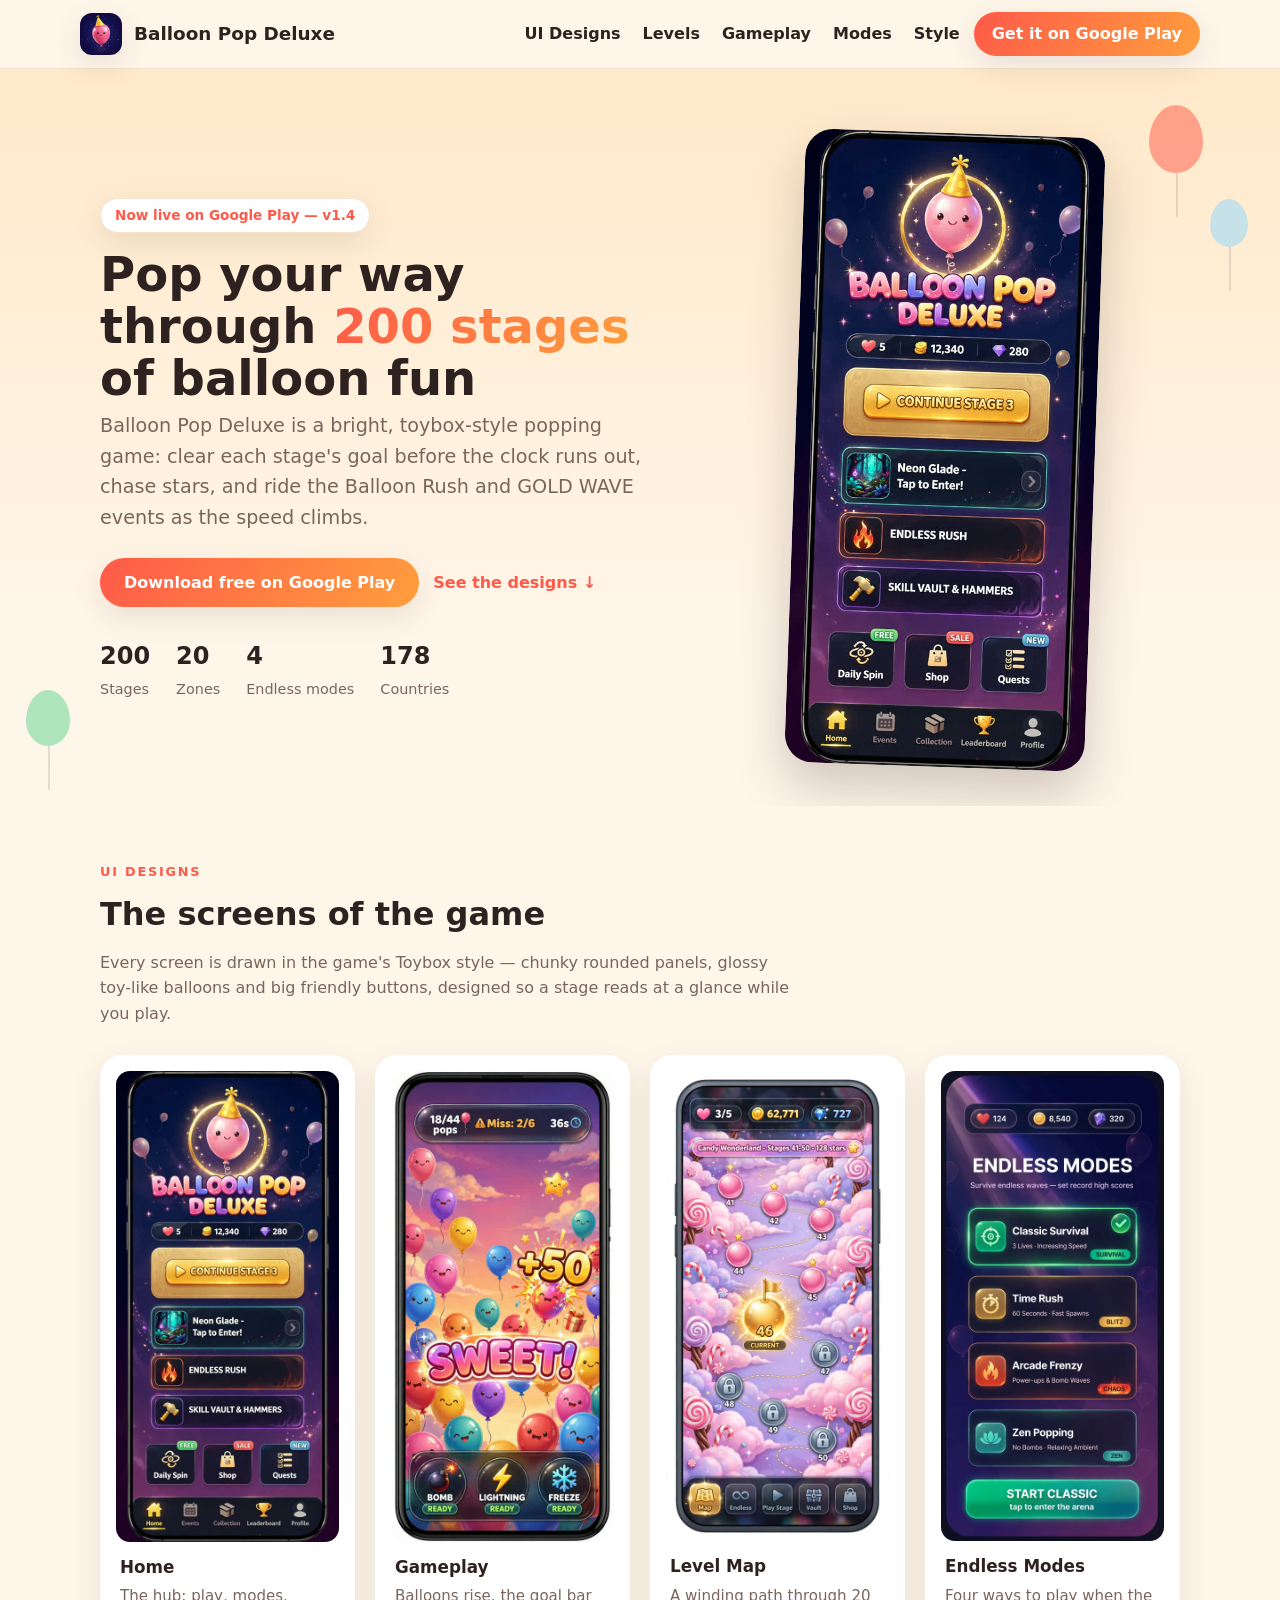
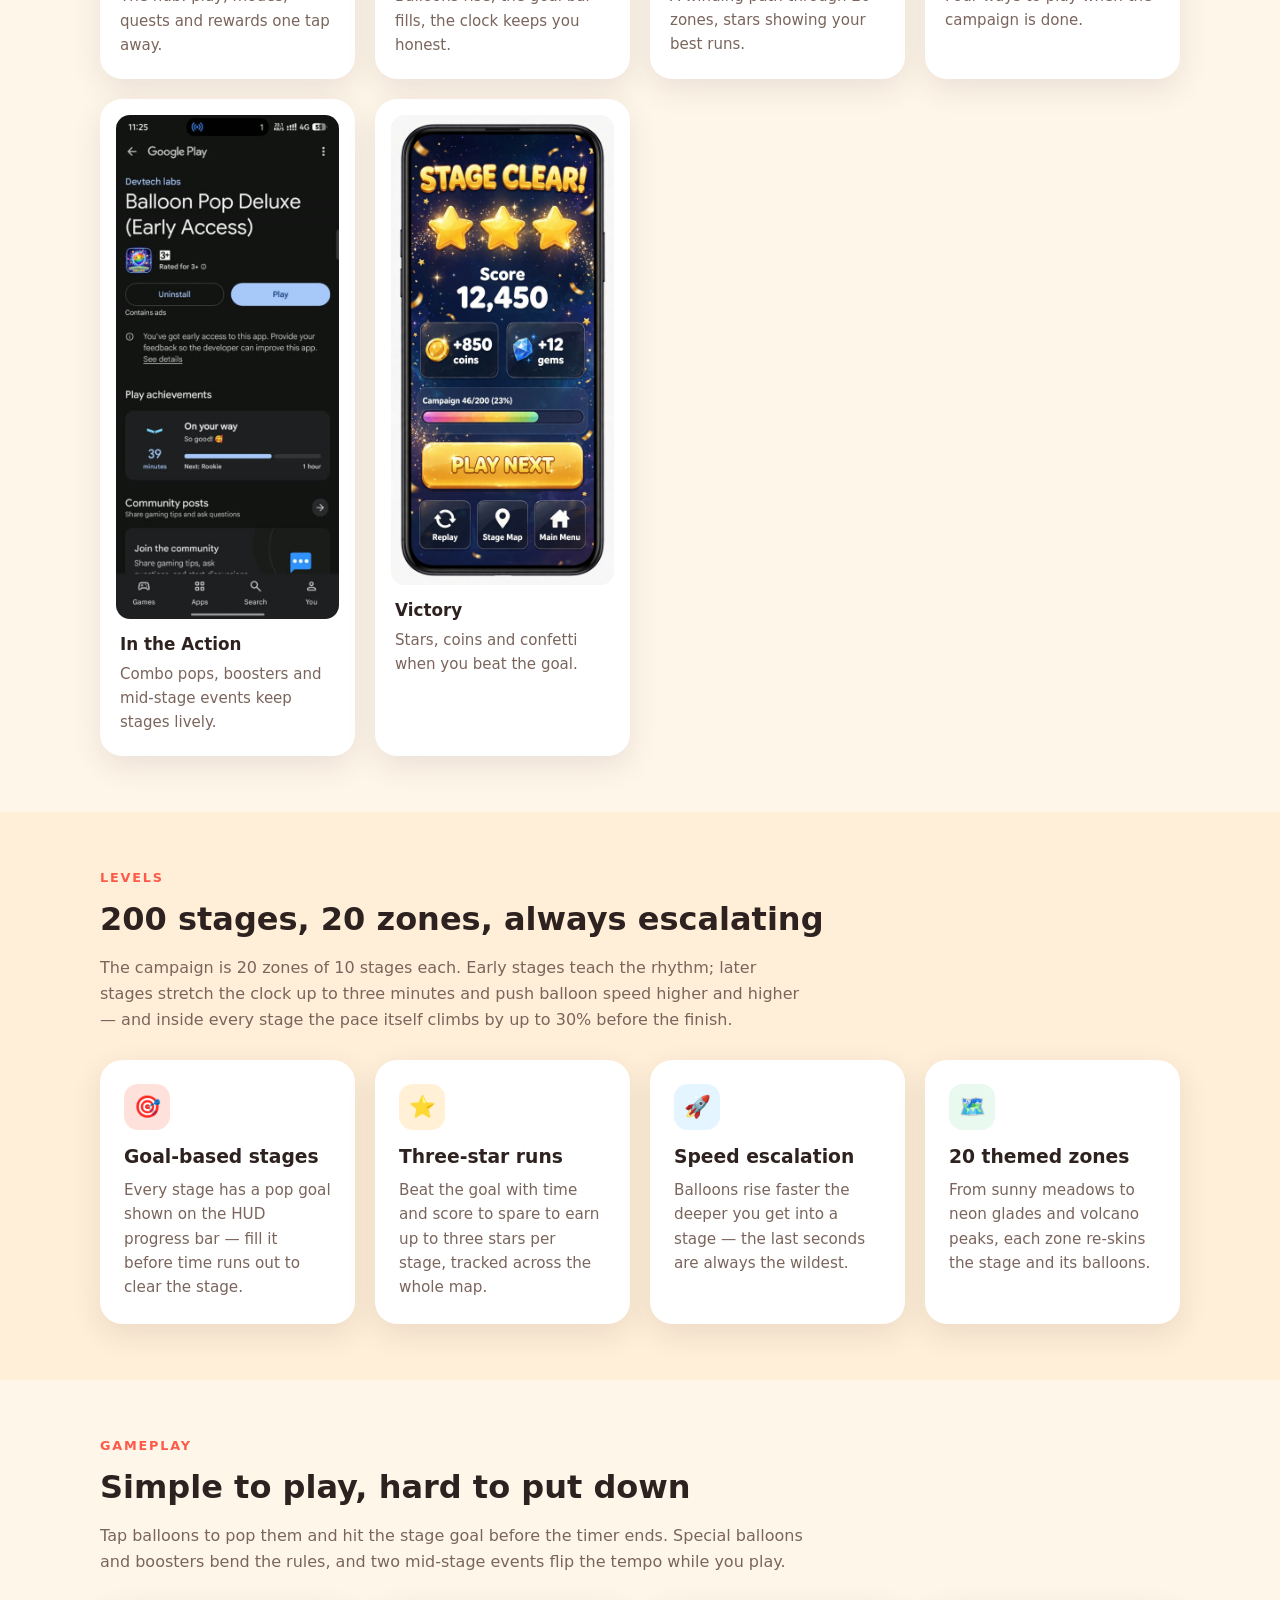
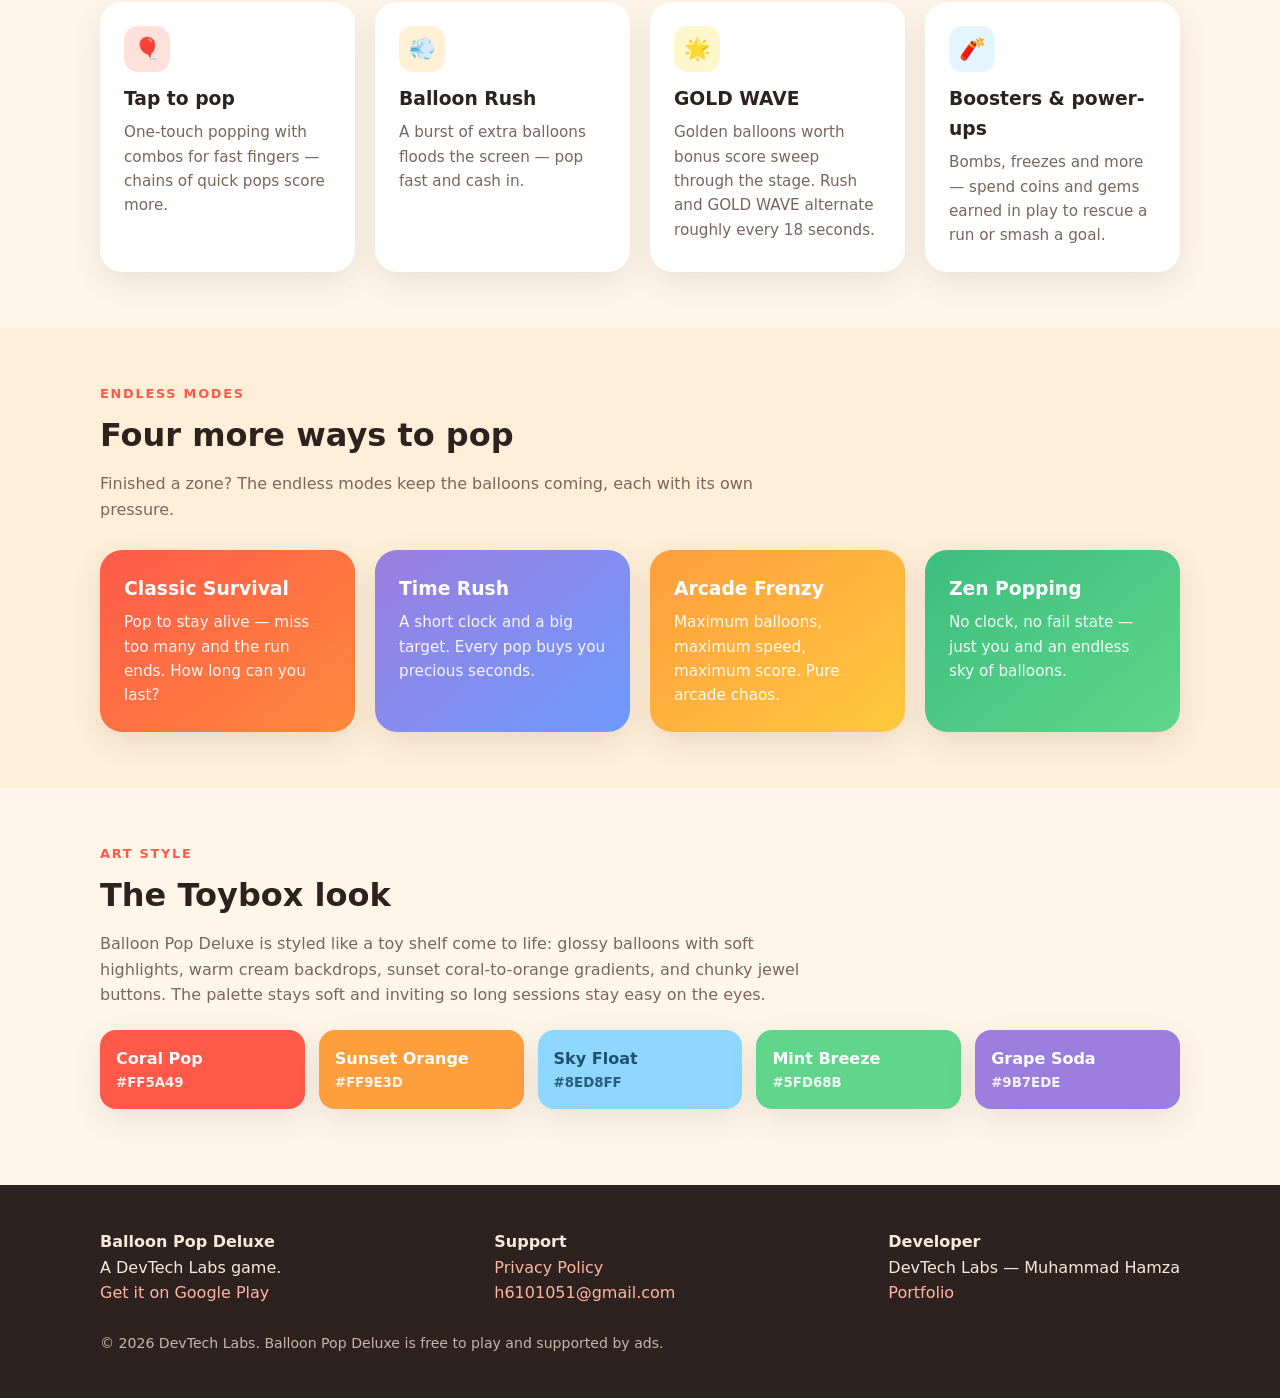
<file: index.html>
<!DOCTYPE html>
<html lang="en">
<head>
<meta charset="UTF-8">
<meta name="viewport" content="width=device-width, initial-scale=1.0">
<title>Balloon Pop Deluxe — 200 Stages of Popping Fun | DevTech Labs</title>
<meta name="description" content="Balloon Pop Deluxe by DevTech Labs: a toybox-style balloon popping game with 200 stages across 20 zones, 4 endless modes, Balloon Rush and GOLD WAVE events. Free on Google Play.">
<link rel="icon" href="icon.png">
<link rel="stylesheet" href="styles.css">
</head>
<body>

<header>
  <div class="wrap nav">
    <a class="brand" href="#top"><img src="icon.png" alt="Balloon Pop Deluxe icon"> Balloon Pop Deluxe</a>
    <nav class="links">
      <a href="#screens">UI Designs</a>
      <a href="#levels">Levels</a>
      <a href="#gameplay">Gameplay</a>
      <a href="#modes">Modes</a>
      <a href="#style">Style</a>
    </nav>
    <a class="btn small" href="https://play.google.com/store/apps/details?id=com.aistudio.balloonpop.game">Get it on Google Play</a>
  </div>
</header>

<div class="hero" id="top">
  <div class="balloon b1"></div><div class="balloon b2"></div><div class="balloon b3"></div>
  <div class="wrap grid">
    <div>
      <span class="badge">Now live on Google Play — v1.4</span>
      <h1>Pop your way through <span class="grad">200 stages</span> of balloon fun</h1>
      <p class="tag">Balloon Pop Deluxe is a bright, toybox-style popping game: clear each stage's goal before the clock runs out, chase stars, and ride the Balloon Rush and GOLD WAVE events as the speed climbs.</p>
      <div class="cta">
        <a class="btn" href="https://play.google.com/store/apps/details?id=com.aistudio.balloonpop.game">Download free on Google Play</a>
        <a href="#screens" style="font-weight:700">See the designs ↓</a>
      </div>
      <div class="stats">
        <div><b>200</b><span>Stages</span></div>
        <div><b>20</b><span>Zones</span></div>
        <div><b>4</b><span>Endless modes</span></div>
        <div><b>178</b><span>Countries</span></div>
      </div>
    </div>
    <img class="shot" src="screen-home.jpg" alt="Balloon Pop Deluxe home screen">
  </div>
</div>

<section id="screens">
  <div class="wrap">
    <div class="kicker">UI Designs</div>
    <h2>The screens of the game</h2>
    <p class="lede">Every screen is drawn in the game's Toybox style — chunky rounded panels, glossy toy-like balloons and big friendly buttons, designed so a stage reads at a glance while you play.</p>
    <div class="gallery">
      <div class="card"><img src="screen-home.jpg" alt="Home screen"><h3>Home</h3><p>The hub: play, modes, quests and rewards one tap away.</p></div>
      <div class="card"><img src="screen-gameplay.jpg" alt="Gameplay screen"><h3>Gameplay</h3><p>Balloons rise, the goal bar fills, the clock keeps you honest.</p></div>
      <div class="card"><img src="ui-levelmap.webp" alt="Level map design"><h3>Level Map</h3><p>A winding path through 20 zones, stars showing your best runs.</p></div>
      <div class="card"><img src="ui-modes.webp" alt="Endless modes design"><h3>Endless Modes</h3><p>Four ways to play when the campaign is done.</p></div>
      <div class="card"><img src="screen-store1.jpg" alt="In-game screen one"><h3>In the Action</h3><p>Combo pops, boosters and mid-stage events keep stages lively.</p></div>
      <div class="card"><img src="ui-victory.webp" alt="Victory screen design"><h3>Victory</h3><p>Stars, coins and confetti when you beat the goal.</p></div>
    </div>
  </div>
</section>

<section id="levels" style="background:#FFEFD8">
  <div class="wrap">
    <div class="kicker">Levels</div>
    <h2>200 stages, 20 zones, always escalating</h2>
    <p class="lede">The campaign is 20 zones of 10 stages each. Early stages teach the rhythm; later stages stretch the clock up to three minutes and push balloon speed higher and higher — and inside every stage the pace itself climbs by up to 30% before the finish.</p>
    <div class="features">
      <div class="feature"><div class="dot" style="background:#FFE1DC">🎯</div><h3>Goal-based stages</h3><p>Every stage has a pop goal shown on the HUD progress bar — fill it before time runs out to clear the stage.</p></div>
      <div class="feature"><div class="dot" style="background:#FFF0D6">⭐</div><h3>Three-star runs</h3><p>Beat the goal with time and score to spare to earn up to three stars per stage, tracked across the whole map.</p></div>
      <div class="feature"><div class="dot" style="background:#E4F5FF">🚀</div><h3>Speed escalation</h3><p>Balloons rise faster the deeper you get into a stage — the last seconds are always the wildest.</p></div>
      <div class="feature"><div class="dot" style="background:#E9F9EF">🗺️</div><h3>20 themed zones</h3><p>From sunny meadows to neon glades and volcano peaks, each zone re-skins the stage and its balloons.</p></div>
    </div>
  </div>
</section>

<section id="gameplay">
  <div class="wrap">
    <div class="kicker">Gameplay</div>
    <h2>Simple to play, hard to put down</h2>
    <p class="lede">Tap balloons to pop them and hit the stage goal before the timer ends. Special balloons and boosters bend the rules, and two mid-stage events flip the tempo while you play.</p>
    <div class="features">
      <div class="feature"><div class="dot" style="background:#FFE1DC">🎈</div><h3>Tap to pop</h3><p>One-touch popping with combos for fast fingers — chains of quick pops score more.</p></div>
      <div class="feature"><div class="dot" style="background:#FFF0D6">💨</div><h3>Balloon Rush</h3><p>A burst of extra balloons floods the screen — pop fast and cash in.</p></div>
      <div class="feature"><div class="dot" style="background:#FFF7CC">🌟</div><h3>GOLD WAVE</h3><p>Golden balloons worth bonus score sweep through the stage. Rush and GOLD WAVE alternate roughly every 18 seconds.</p></div>
      <div class="feature"><div class="dot" style="background:#E4F5FF">🧨</div><h3>Boosters &amp; power-ups</h3><p>Bombs, freezes and more — spend coins and gems earned in play to rescue a run or smash a goal.</p></div>
    </div>
  </div>
</section>

<section id="modes" style="background:#FFEFD8">
  <div class="wrap">
    <div class="kicker">Endless Modes</div>
    <h2>Four more ways to pop</h2>
    <p class="lede">Finished a zone? The endless modes keep the balloons coming, each with its own pressure.</p>
    <div class="modes">
      <div class="mode m-survival"><h3>Classic Survival</h3><p>Pop to stay alive — miss too many and the run ends. How long can you last?</p></div>
      <div class="mode m-rush"><h3>Time Rush</h3><p>A short clock and a big target. Every pop buys you precious seconds.</p></div>
      <div class="mode m-frenzy"><h3>Arcade Frenzy</h3><p>Maximum balloons, maximum speed, maximum score. Pure arcade chaos.</p></div>
      <div class="mode m-zen"><h3>Zen Popping</h3><p>No clock, no fail state — just you and an endless sky of balloons.</p></div>
    </div>
  </div>
</section>

<section id="style">
  <div class="wrap">
    <div class="kicker">Art Style</div>
    <h2>The Toybox look</h2>
    <p class="lede">Balloon Pop Deluxe is styled like a toy shelf come to life: glossy balloons with soft highlights, warm cream backdrops, sunset coral-to-orange gradients, and chunky jewel buttons. The palette stays soft and inviting so long sessions stay easy on the eyes.</p>
    <div class="swatches">
      <div class="swatch" style="background:#FF5A49">Coral Pop<small>#FF5A49</small></div>
      <div class="swatch" style="background:#FF9E3D">Sunset Orange<small>#FF9E3D</small></div>
      <div class="swatch" style="background:#8ED8FF;color:#20506B">Sky Float<small>#8ED8FF</small></div>
      <div class="swatch" style="background:#5FD68B">Mint Breeze<small>#5FD68B</small></div>
      <div class="swatch" style="background:#9B7EDE">Grape Soda<small>#9B7EDE</small></div>
    </div>
  </div>
</section>

<footer>
  <div class="wrap">
    <div class="cols">
      <div>
        <b>Balloon Pop Deluxe</b><br>
        A DevTech Labs game.<br>
        <a href="https://play.google.com/store/apps/details?id=com.aistudio.balloonpop.game">Get it on Google Play</a>
      </div>
      <div>
        <b>Support</b><br>
        <a href="privacy.html">Privacy Policy</a><br>
        <a href="mailto:h6101051@gmail.com">h6101051@gmail.com</a>
      </div>
      <div>
        <b>Developer</b><br>
        DevTech Labs — Muhammad Hamza<br>
        <a href="https://hamza-devtech2.vercel.app">Portfolio</a>
      </div>
    </div>
    <div class="fine">© 2026 DevTech Labs. Balloon Pop Deluxe is free to play and supported by ads.</div>
  </div>
</footer>

</body>
</html>
</file>
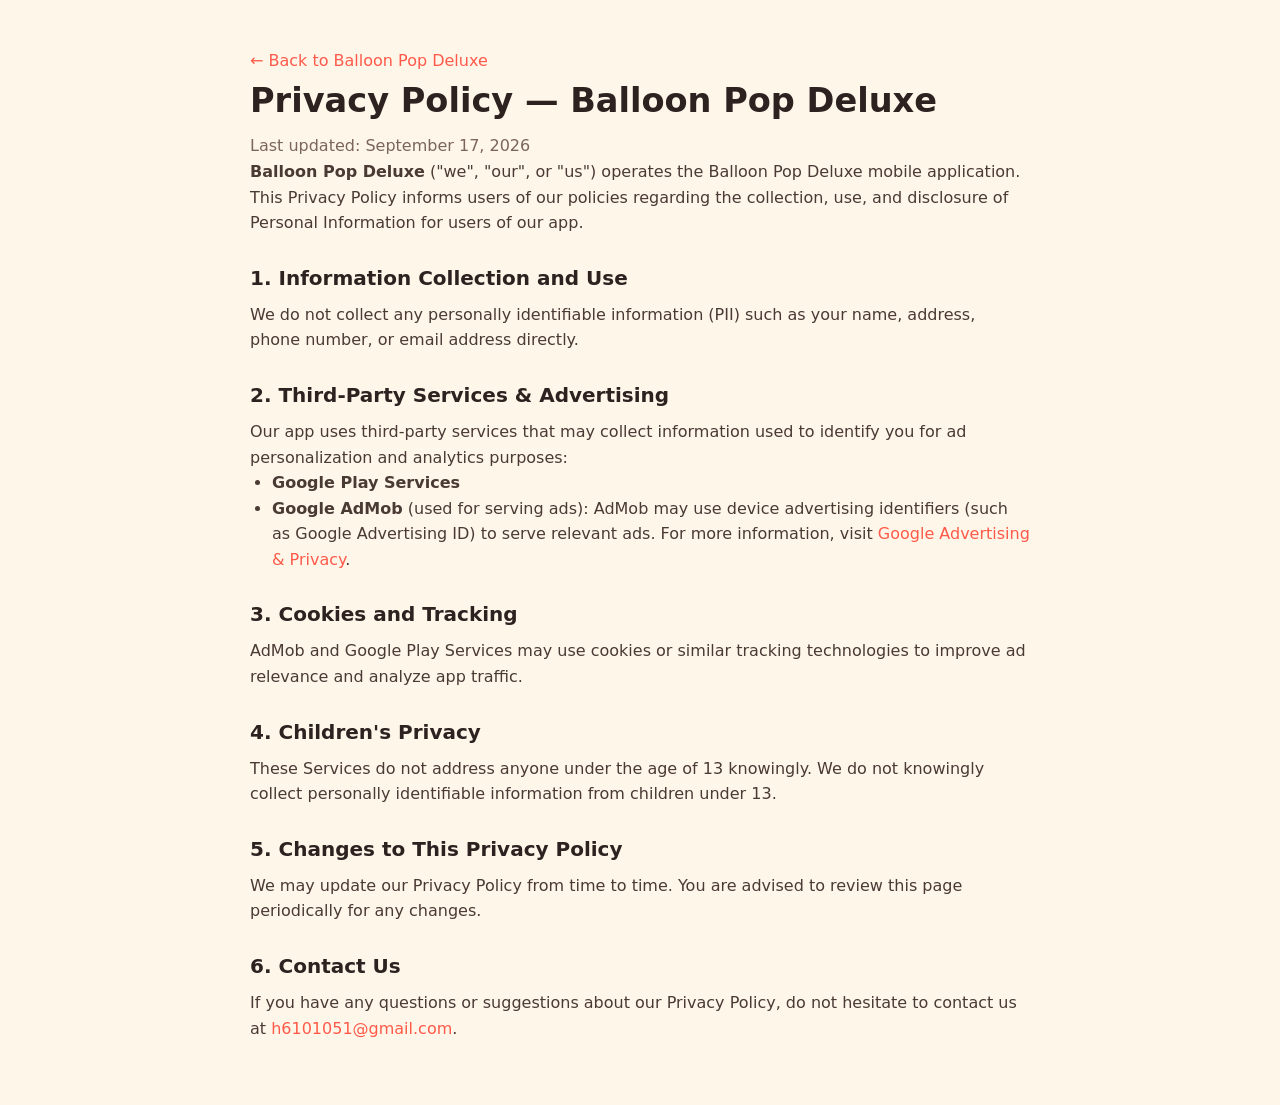
<file: privacy.html>
<!DOCTYPE html>
<html lang="en">
<head>
<meta charset="UTF-8">
<meta name="viewport" content="width=device-width, initial-scale=1.0">
<title>Privacy Policy — Balloon Pop Deluxe | DevTech Labs</title>
<link rel="icon" href="icon.png">
<link rel="stylesheet" href="styles.css">
</head>
<body>
<div class="page">
  <p><a href="index.html">← Back to Balloon Pop Deluxe</a></p>
  <h1>Privacy Policy — Balloon Pop Deluxe</h1>
  <p class="updated">Last updated: September 17, 2026</p>

  <p><strong>Balloon Pop Deluxe</strong> ("we", "our", or "us") operates the Balloon Pop Deluxe mobile application. This Privacy Policy informs users of our policies regarding the collection, use, and disclosure of Personal Information for users of our app.</p>

  <h2>1. Information Collection and Use</h2>
  <p>We do not collect any personally identifiable information (PII) such as your name, address, phone number, or email address directly.</p>

  <h2>2. Third-Party Services &amp; Advertising</h2>
  <p>Our app uses third-party services that may collect information used to identify you for ad personalization and analytics purposes:</p>
  <ul>
    <li><strong>Google Play Services</strong></li>
    <li><strong>Google AdMob</strong> (used for serving ads): AdMob may use device advertising identifiers (such as Google Advertising ID) to serve relevant ads. For more information, visit <a href="https://policies.google.com/technologies/ads">Google Advertising &amp; Privacy</a>.</li>
  </ul>

  <h2>3. Cookies and Tracking</h2>
  <p>AdMob and Google Play Services may use cookies or similar tracking technologies to improve ad relevance and analyze app traffic.</p>

  <h2>4. Children's Privacy</h2>
  <p>These Services do not address anyone under the age of 13 knowingly. We do not knowingly collect personally identifiable information from children under 13.</p>

  <h2>5. Changes to This Privacy Policy</h2>
  <p>We may update our Privacy Policy from time to time. You are advised to review this page periodically for any changes.</p>

  <h2>6. Contact Us</h2>
  <p>If you have any questions or suggestions about our Privacy Policy, do not hesitate to contact us at <a href="mailto:h6101051@gmail.com">h6101051@gmail.com</a>.</p>
</div>
</body>
</html>
</file>
<file: styles.css>
:root{
  --cream:#FFF6EA;
  --ink:#2E2220;
  --muted:#7A655C;
  --coral:#FF5A49;
  --orange:#FF9E3D;
  --sunset:linear-gradient(120deg,#FF5A49,#FF9E3D);
  --sky:#8ED8FF;
  --mint:#5FD68B;
  --grape:#9B7EDE;
  --card:#FFFFFF;
  --shadow:0 10px 30px rgba(46,34,32,.10);
  --radius:22px;
}
*{margin:0;padding:0;box-sizing:border-box}
html{scroll-behavior:smooth}
body{font-family:"Segoe UI",system-ui,-apple-system,Roboto,Arial,sans-serif;background:var(--cream);color:var(--ink);line-height:1.6}
img{max-width:100%;display:block}
a{color:var(--coral);text-decoration:none}
.wrap{max-width:1120px;margin:0 auto;padding:0 20px}

/* header */
header{position:sticky;top:0;z-index:50;background:rgba(255,246,234,.92);backdrop-filter:blur(8px);border-bottom:1px solid #F3E3CE}
.nav{display:flex;align-items:center;gap:14px;padding:12px 0}
.nav .brand{display:flex;align-items:center;gap:12px;font-weight:800;font-size:1.15rem;color:var(--ink)}
.nav .brand img{width:42px;height:42px;border-radius:12px;box-shadow:var(--shadow)}
.nav .links{margin-left:auto;display:flex;gap:22px;font-weight:600}
.nav .links a{color:var(--ink)}
.nav .links a:hover{color:var(--coral)}
.btn{display:inline-block;background:var(--sunset);color:#fff;font-weight:700;padding:12px 24px;border-radius:999px;box-shadow:var(--shadow);transition:transform .15s ease}
.btn:hover{transform:translateY(-2px)}
.btn.small{padding:9px 18px}
@media(max-width:760px){.nav .links{display:none}}

/* hero */
.hero{position:relative;overflow:hidden;background:linear-gradient(180deg,#FFE9C9 0%,var(--cream) 78%);padding:64px 0 40px}
.hero .grid{display:grid;grid-template-columns:1.1fr .9fr;gap:36px;align-items:center}
@media(max-width:860px){.hero .grid{grid-template-columns:1fr}}
.badge{display:inline-block;background:#fff;border:1px solid #F3E3CE;color:var(--coral);font-weight:700;font-size:.85rem;padding:6px 14px;border-radius:999px;box-shadow:var(--shadow)}
.hero h1{font-size:3rem;line-height:1.08;margin:16px 0 6px;font-weight:900}
.hero h1 .grad{background:var(--sunset);-webkit-background-clip:text;background-clip:text;color:transparent}
.hero .tag{font-size:1.2rem;color:var(--muted);max-width:34rem}
.hero .cta{margin-top:24px;display:flex;gap:14px;flex-wrap:wrap;align-items:center}
.hero .stats{display:flex;gap:26px;margin-top:30px;flex-wrap:wrap}
.hero .stats div b{display:block;font-size:1.5rem}
.hero .stats div span{color:var(--muted);font-size:.9rem}
.hero .shot{justify-self:center;width:min(300px,80vw);border-radius:28px;box-shadow:0 24px 50px rgba(46,34,32,.22);transform:rotate(2deg)}
.balloon{position:absolute;border-radius:50% 50% 50% 50%/55% 55% 45% 45%;opacity:.5;animation:float 7s ease-in-out infinite}
.balloon::after{content:"";position:absolute;left:50%;top:100%;width:2px;height:44px;background:rgba(46,34,32,.25)}
@keyframes float{0%,100%{transform:translateY(0)}50%{transform:translateY(-18px)}}
.b1{width:54px;height:68px;background:var(--coral);top:36px;right:6%}
.b2{width:38px;height:48px;background:var(--sky);top:130px;right:2.5%;animation-delay:1.2s}
.b3{width:44px;height:56px;background:var(--mint);bottom:60px;left:2%;animation-delay:2s}
@media(max-width:860px){.balloon{display:none}}

/* sections */
section{padding:56px 0}
.kicker{text-transform:uppercase;letter-spacing:.14em;font-size:.8rem;font-weight:800;color:var(--coral)}
h2{font-size:2rem;font-weight:900;margin:6px 0 10px}
.lede{color:var(--muted);max-width:44rem}
.gallery{display:grid;grid-template-columns:repeat(auto-fit,minmax(210px,1fr));gap:20px;margin-top:28px}
.card{background:var(--card);border-radius:var(--radius);box-shadow:var(--shadow);padding:16px;transition:transform .15s ease}
.card:hover{transform:translateY(-4px)}
.card img{border-radius:14px}
.card h3{margin:12px 4px 4px;font-size:1.05rem}
.card p{margin:0 4px 6px;color:var(--muted);font-size:.94rem}
.features{display:grid;grid-template-columns:repeat(auto-fit,minmax(240px,1fr));gap:20px;margin-top:28px}
.feature{background:var(--card);border-radius:var(--radius);box-shadow:var(--shadow);padding:24px}
.feature .dot{width:46px;height:46px;border-radius:14px;display:grid;place-items:center;font-size:1.35rem;margin-bottom:12px}
.feature h3{margin-bottom:6px}
.feature p{color:var(--muted);font-size:.95rem}
.modes{display:grid;grid-template-columns:repeat(auto-fit,minmax(230px,1fr));gap:20px;margin-top:28px}
.mode{border-radius:var(--radius);padding:24px;color:#fff;box-shadow:var(--shadow)}
.mode h3{margin-bottom:6px}
.mode p{opacity:.92;font-size:.95rem}
.m-survival{background:linear-gradient(140deg,#FF5A49,#FF8A3D)}
.m-rush{background:linear-gradient(140deg,#9B7EDE,#6E9BFF)}
.m-frenzy{background:linear-gradient(140deg,#FF9E3D,#FFC93D)}
.m-zen{background:linear-gradient(140deg,#3DBE7E,#5FD68B)}
.swatches{display:flex;gap:14px;flex-wrap:wrap;margin-top:22px}
.swatch{flex:1 1 130px;border-radius:16px;padding:16px;color:#fff;font-weight:700;box-shadow:var(--shadow)}
.swatch small{display:block;font-weight:600;opacity:.9}

/* footer */
footer{background:#2E2220;color:#F7E9DC;padding:44px 0;margin-top:20px}
footer .cols{display:flex;gap:40px;flex-wrap:wrap;justify-content:space-between}
footer a{color:#FFB59E}
footer .fine{margin-top:26px;font-size:.88rem;color:#C9B4A6}

/* privacy page */
.page{max-width:820px;margin:0 auto;padding:48px 20px 64px}
.page h1{font-size:2.1rem;margin-bottom:6px}
.page h2{font-size:1.25rem;margin:26px 0 8px}
.page p,.page li{color:#4A3A34}
.page ul{margin-left:22px}
.page .updated{color:var(--muted)}
</file>
